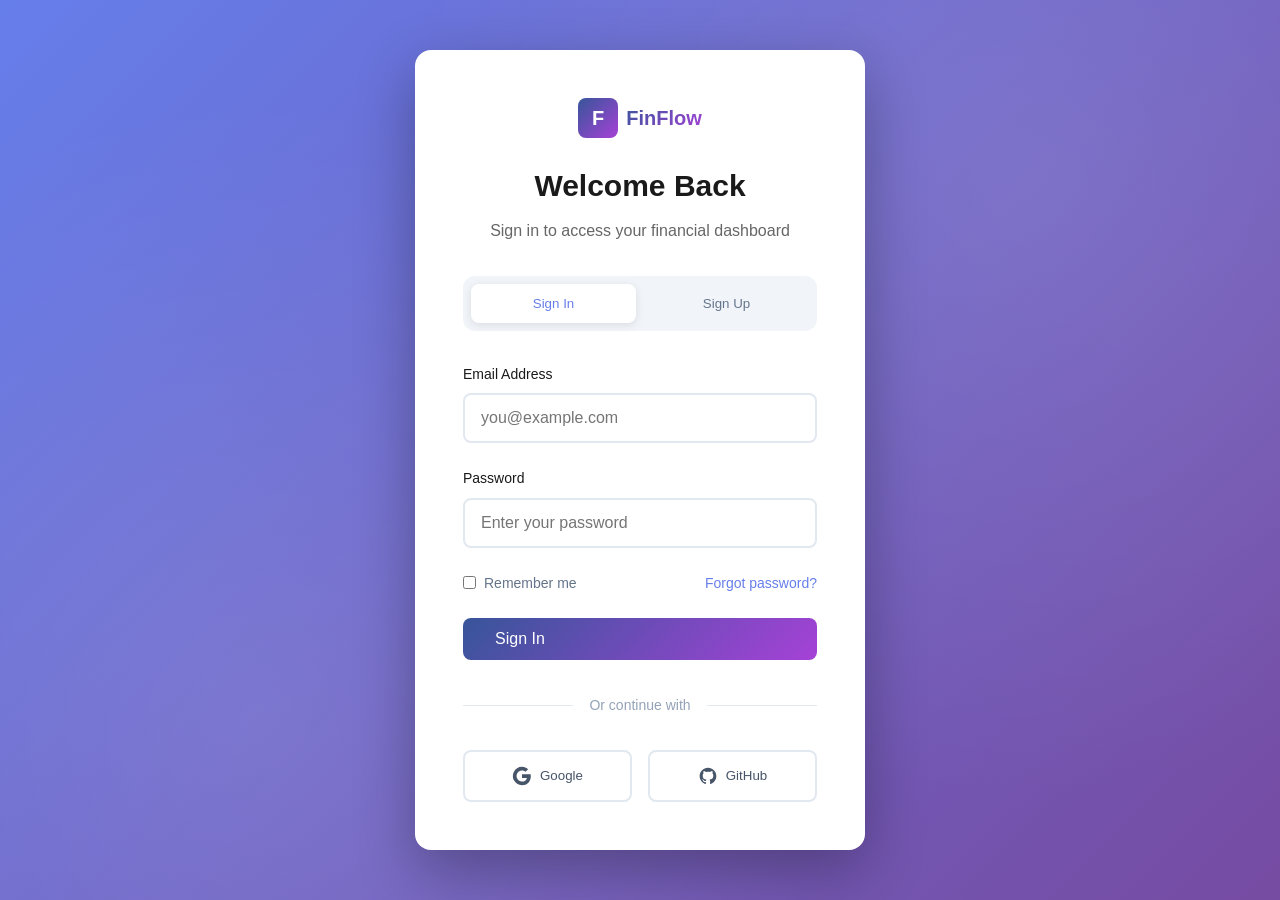
<file: public/dashboard.html>
<!DOCTYPE html>
<html lang="en">
<head>
    <meta charset="UTF-8">
    <meta name="viewport" content="width=device-width, initial-scale=1.0">
    <title>Dashboard - FinFlow</title>
    <meta name="description" content="Your financial dashboard with savings calculator, market news, and investment tools">
    <link rel="stylesheet" href="styles.css">
</head>
<body class="dashboard-body">
    <!-- Dashboard Navigation -->
    <nav class="dashboard-nav">
        <div class="dashboard-nav-content">
            <a href="dashboard.html" class="logo-link">
                <div class="logo-icon">
                    <span>F</span>
                </div>
                <span class="logo-text">FinFlow</span>
            </a>
            <div class="user-menu">
                <span class="user-name" id="userName">User</span>
                <button class="btn btn-outline" id="logoutBtn">Logout</button>
            </div>
        </div>
    </nav>

    <!-- Dashboard Sidebar -->
    <aside class="dashboard-sidebar" id="sidebar">
        <nav class="sidebar-nav">
            <a href="#overview" class="sidebar-link active" data-section="overview">
                <svg width="20" height="20" viewBox="0 0 24 24" fill="none" stroke="currentColor" stroke-width="2">
                    <rect x="3" y="3" width="7" height="7"></rect>
                    <rect x="14" y="3" width="7" height="7"></rect>
                    <rect x="14" y="14" width="7" height="7"></rect>
                    <rect x="3" y="14" width="7" height="7"></rect>
                </svg>
                Overview
            </a>
            <a href="#calculator" class="sidebar-link" data-section="calculator">
                <svg width="20" height="20" viewBox="0 0 24 24" fill="none" stroke="currentColor" stroke-width="2">
                    <rect x="4" y="2" width="16" height="20" rx="2"></rect>
                    <line x1="8" y1="6" x2="16" y2="6"></line>
                    <line x1="8" y1="10" x2="16" y2="10"></line>
                    <line x1="8" y1="14" x2="16" y2="14"></line>
                    <line x1="8" y1="18" x2="16" y2="18"></line>
                </svg>
                Savings Calculator
            </a>
            <a href="#news" class="sidebar-link" data-section="news">
                <svg width="20" height="20" viewBox="0 0 24 24" fill="none" stroke="currentColor" stroke-width="2">
                    <path d="M4 22h16a2 2 0 0 0 2-2V4a2 2 0 0 0-2-2H8a2 2 0 0 0-2 2v16a2 2 0 0 1-2 2Zm0 0a2 2 0 0 1-2-2v-9c0-1.1.9-2 2-2h2"></path>
                    <path d="M18 14h-8"></path>
                    <path d="M15 18h-5"></path>
                    <path d="M10 6h8v4h-8V6Z"></path>
                </svg>
                Market News
            </a>
            <a href="#investment" class="sidebar-link" data-section="investment">
                <svg width="20" height="20" viewBox="0 0 24 24" fill="none" stroke="currentColor" stroke-width="2">
                    <polyline points="22 7 13.5 15.5 8.5 10.5 2 17"></polyline>
                    <polyline points="16 7 22 7 22 13"></polyline>
                </svg>
                Investment Plans
            </a>
            <a href="#contact" class="sidebar-link" data-section="contact">
                <svg width="20" height="20" viewBox="0 0 24 24" fill="none" stroke="currentColor" stroke-width="2">
                    <path d="M16 21v-2a4 4 0 0 0-4-4H6a4 4 0 0 0-4 4v2"></path>
                    <circle cx="9" cy="7" r="4"></circle>
                    <path d="M22 21v-2a4 4 0 0 0-3-3.87"></path>
                    <path d="M16 3.13a4 4 0 0 1 0 7.75"></path>
                </svg>
                Investor Contact
            </a>
        </nav>
    </aside>

    <!-- Main Dashboard Content -->
    <main class="dashboard-main">
        <!-- Overview Section -->
        <section class="dashboard-section active" id="overview">
            <h1 class="dashboard-title">Financial Overview</h1>
            
            <div class="stats-grid">
                <div class="stat-card">
                    <div class="stat-icon">
                        <svg width="24" height="24" viewBox="0 0 24 24" fill="none" stroke="currentColor" stroke-width="2">
                            <line x1="12" y1="1" x2="12" y2="23"></line>
                            <path d="M17 5H9.5a3.5 3.5 0 0 0 0 7h5a3.5 3.5 0 0 1 0 7H6"></path>
                        </svg>
                    </div>
                    <div class="stat-content">
                        <p class="stat-label">Total Balance</p>
                        <h3 class="stat-value">$45,231.89</h3>
                        <p class="stat-change positive">+20.1% from last month</p>
                    </div>
                </div>
                
                <div class="stat-card">
                    <div class="stat-icon">
                        <svg width="24" height="24" viewBox="0 0 24 24" fill="none" stroke="currentColor" stroke-width="2">
                            <polyline points="22 7 13.5 15.5 8.5 10.5 2 17"></polyline>
                            <polyline points="16 7 22 7 22 13"></polyline>
                        </svg>
                    </div>
                    <div class="stat-content">
                        <p class="stat-label">Investments</p>
                        <h3 class="stat-value">$28,400.00</h3>
                        <p class="stat-change positive">+12.5% this quarter</p>
                    </div>
                </div>
                
                <div class="stat-card">
                    <div class="stat-icon">
                        <svg width="24" height="24" viewBox="0 0 24 24" fill="none" stroke="currentColor" stroke-width="2">
                            <path d="M21 12V7H5a2 2 0 0 1 0-4h14v4"></path>
                            <path d="M3 5v14a2 2 0 0 0 2 2h16v-5"></path>
                            <path d="M18 12a2 2 0 0 0 0 4h4v-4Z"></path>
                        </svg>
                    </div>
                    <div class="stat-content">
                        <p class="stat-label">Savings</p>
                        <h3 class="stat-value">$16,831.89</h3>
                        <p class="stat-change positive">+8.2% this year</p>
                    </div>
                </div>
            </div>

            <div class="dashboard-grid">
                <div class="dashboard-card">
                    <h3 class="card-title">Recent Transactions</h3>
                    <div class="transaction-list">
                        <div class="transaction-item">
                            <div class="transaction-icon positive">↓</div>
                            <div class="transaction-details">
                                <p class="transaction-name">Salary Deposit</p>
                                <p class="transaction-date">Today, 2:30 PM</p>
                            </div>
                            <span class="transaction-amount positive">+$5,400.00</span>
                        </div>
                        <div class="transaction-item">
                            <div class="transaction-icon negative">↑</div>
                            <div class="transaction-details">
                                <p class="transaction-name">Investment Purchase</p>
                                <p class="transaction-date">Yesterday, 10:15 AM</p>
                            </div>
                            <span class="transaction-amount negative">-$2,500.00</span>
                        </div>
                        <div class="transaction-item">
                            <div class="transaction-icon negative">↑</div>
                            <div class="transaction-details">
                                <p class="transaction-name">Utility Bills</p>
                                <p class="transaction-date">2 days ago</p>
                            </div>
                            <span class="transaction-amount negative">-$324.50</span>
                        </div>
                    </div>
                </div>

                <div class="dashboard-card">
                    <h3 class="card-title">Quick Actions</h3>
                    <div class="quick-actions">
                        <button class="quick-action-btn" data-navigate="calculator">
                            <svg width="24" height="24" viewBox="0 0 24 24" fill="none" stroke="currentColor" stroke-width="2">
                                <rect x="4" y="2" width="16" height="20" rx="2"></rect>
                                <line x1="8" y1="6" x2="16" y2="6"></line>
                            </svg>
                            <span>Calculate Savings</span>
                        </button>
                        <button class="quick-action-btn" data-navigate="investment">
                            <svg width="24" height="24" viewBox="0 0 24 24" fill="none" stroke="currentColor" stroke-width="2">
                                <polyline points="22 7 13.5 15.5 8.5 10.5 2 17"></polyline>
                            </svg>
                            <span>View Plans</span>
                        </button>
                        <button class="quick-action-btn" data-navigate="news">
                            <svg width="24" height="24" viewBox="0 0 24 24" fill="none" stroke="currentColor" stroke-width="2">
                                <path d="M4 22h16a2 2 0 0 0 2-2V4a2 2 0 0 0-2-2H8a2 2 0 0 0-2 2v16a2 2 0 0 1-2 2Zm0 0a2 2 0 0 1-2-2v-9c0-1.1.9-2 2-2h2"></path>
                            </svg>
                            <span>Market News</span>
                        </button>
                        <button class="quick-action-btn" data-navigate="contact">
                            <svg width="24" height="24" viewBox="0 0 24 24" fill="none" stroke="currentColor" stroke-width="2">
                                <path d="M16 21v-2a4 4 0 0 0-4-4H6a4 4 0 0 0-4 4v2"></path>
                                <circle cx="9" cy="7" r="4"></circle>
                            </svg>
                            <span>Contact Advisor</span>
                        </button>
                    </div>
                </div>
            </div>
        </section>

        <!-- Savings Calculator Section -->
        <section class="dashboard-section" id="calculator">
            <h1 class="dashboard-title">Savings Calculator</h1>
            
            <div class="calculator-container">
                <div class="calculator-form">
                    <div class="form-group">
                        <label for="initial-amount">Initial Investment</label>
                        <input type="number" id="initial-amount" value="10000" min="0">
                    </div>
                    
                    <div class="form-group">
                        <label for="monthly-contribution">Monthly Contribution</label>
                        <input type="number" id="monthly-contribution" value="500" min="0">
                    </div>
                    
                    <div class="form-group">
                        <label for="interest-rate">Annual Interest Rate (%)</label>
                        <input type="number" id="interest-rate" value="7" min="0" max="100" step="0.1">
                    </div>
                    
                    <div class="form-group">
                        <label for="time-period">Time Period (Years)</label>
                        <input type="number" id="time-period" value="10" min="1" max="50">
                    </div>
                    
                    <button class="btn btn-primary btn-full" id="calculateBtn">Calculate</button>
                </div>
                
                <div class="calculator-result">
                    <h3>Projected Results</h3>
                    <div class="result-item">
                        <span>Total Investment:</span>
                        <strong id="total-invested">$70,000.00</strong>
                    </div>
                    <div class="result-item">
                        <span>Total Interest:</span>
                        <strong id="total-interest" class="positive">$33,121.89</strong>
                    </div>
                    <div class="result-item result-total">
                        <span>Final Amount:</span>
                        <strong id="final-amount">$103,121.89</strong>
                    </div>
                </div>
            </div>
        </section>

        <!-- Market News Section -->
        <section class="dashboard-section" id="news">
            <h1 class="dashboard-title">Market News & Updates</h1>
            
            <div class="news-grid">
                <article class="news-card">
                    <div class="news-badge">Breaking</div>
                    <h3 class="news-title">Stock Market Reaches New Heights</h3>
                    <p class="news-excerpt">Major indices continue their upward trend as investors show confidence in economic recovery...</p>
                    <div class="news-meta">
                        <span class="news-source">Financial Times</span>
                        <span class="news-time">2 hours ago</span>
                    </div>
                </article>
                
                <article class="news-card">
                    <h3 class="news-title">Federal Reserve Announces Interest Rate Decision</h3>
                    <p class="news-excerpt">The Fed maintains current rates while signaling potential changes in the coming quarters...</p>
                    <div class="news-meta">
                        <span class="news-source">Bloomberg</span>
                        <span class="news-time">5 hours ago</span>
                    </div>
                </article>
                
                <article class="news-card">
                    <h3 class="news-title">Tech Stocks Lead Market Rally</h3>
                    <p class="news-excerpt">Technology sector shows strong performance driven by AI and cloud computing innovations...</p>
                    <div class="news-meta">
                        <span class="news-source">CNBC</span>
                        <span class="news-time">8 hours ago</span>
                    </div>
                </article>
                
                <article class="news-card">
                    <h3 class="news-title">Cryptocurrency Market Update</h3>
                    <p class="news-excerpt">Bitcoin and major altcoins show volatility as regulatory discussions continue globally...</p>
                    <div class="news-meta">
                        <span class="news-source">CoinDesk</span>
                        <span class="news-time">1 day ago</span>
                    </div>
                </article>
            </div>
        </section>

        <!-- Investment Plans Section -->
        <section class="dashboard-section" id="investment">
            <h1 class="dashboard-title">Investment Plans</h1>
            
            <div class="plans-grid">
                <div class="plan-card">
                    <div class="plan-badge">Popular</div>
                    <h3 class="plan-name">Conservative Growth</h3>
                    <div class="plan-return">5-7% Annual Return</div>
                    <ul class="plan-features">
                        <li>Low risk tolerance</li>
                        <li>Diversified portfolio</li>
                        <li>Monthly rebalancing</li>
                        <li>Professional management</li>
                    </ul>
                    <button class="btn btn-outline btn-full">Learn More</button>
                </div>
                
                <div class="plan-card featured">
                    <div class="plan-badge">Recommended</div>
                    <h3 class="plan-name">Balanced Portfolio</h3>
                    <div class="plan-return">8-12% Annual Return</div>
                    <ul class="plan-features">
                        <li>Moderate risk tolerance</li>
                        <li>60/40 stock-bond mix</li>
                        <li>Quarterly rebalancing</li>
                        <li>Tax optimization</li>
                    </ul>
                    <button class="btn btn-primary btn-full">Get Started</button>
                </div>
                
                <div class="plan-card">
                    <h3 class="plan-name">Aggressive Growth</h3>
                    <div class="plan-return">15-20% Annual Return</div>
                    <ul class="plan-features">
                        <li>High risk tolerance</li>
                        <li>Growth-focused stocks</li>
                        <li>Active trading strategy</li>
                        <li>Maximum growth potential</li>
                    </ul>
                    <button class="btn btn-outline btn-full">Learn More</button>
                </div>
            </div>
        </section>

        <!-- Investor Contact Section -->
        <section class="dashboard-section" id="contact">
            <h1 class="dashboard-title">Contact Your Advisor</h1>
            
            <div class="contact-container">
                <div class="advisors-grid">
                    <div class="advisor-card">
                        <div class="advisor-avatar">JD</div>
                        <h3 class="advisor-name">John Doe</h3>
                        <p class="advisor-title">Senior Financial Advisor</p>
                        <p class="advisor-specialty">Specializes in retirement planning</p>
                        <button class="btn btn-outline">Schedule Call</button>
                    </div>
                    
                    <div class="advisor-card">
                        <div class="advisor-avatar">SM</div>
                        <h3 class="advisor-name">Sarah Miller</h3>
                        <p class="advisor-title">Investment Strategist</p>
                        <p class="advisor-specialty">Expert in portfolio management</p>
                        <button class="btn btn-outline">Schedule Call</button>
                    </div>
                </div>
                
                <div class="contact-form-card">
                    <h3>Send a Message</h3>
                    <form id="contactForm">
                        <div class="form-group">
                            <label for="contact-subject">Subject</label>
                            <input type="text" id="contact-subject" required placeholder="What can we help you with?">
                        </div>
                        
                        <div class="form-group">
                            <label for="contact-message">Message</label>
                            <textarea id="contact-message" rows="5" required placeholder="Tell us more about your needs..."></textarea>
                        </div>
                        
                        <button type="submit" class="btn btn-primary">Send Message</button>
                    </form>
                </div>
            </div>
        </section>
    </main>

    <script src="dashboard.js"></script>
</body>
</html>
</file>
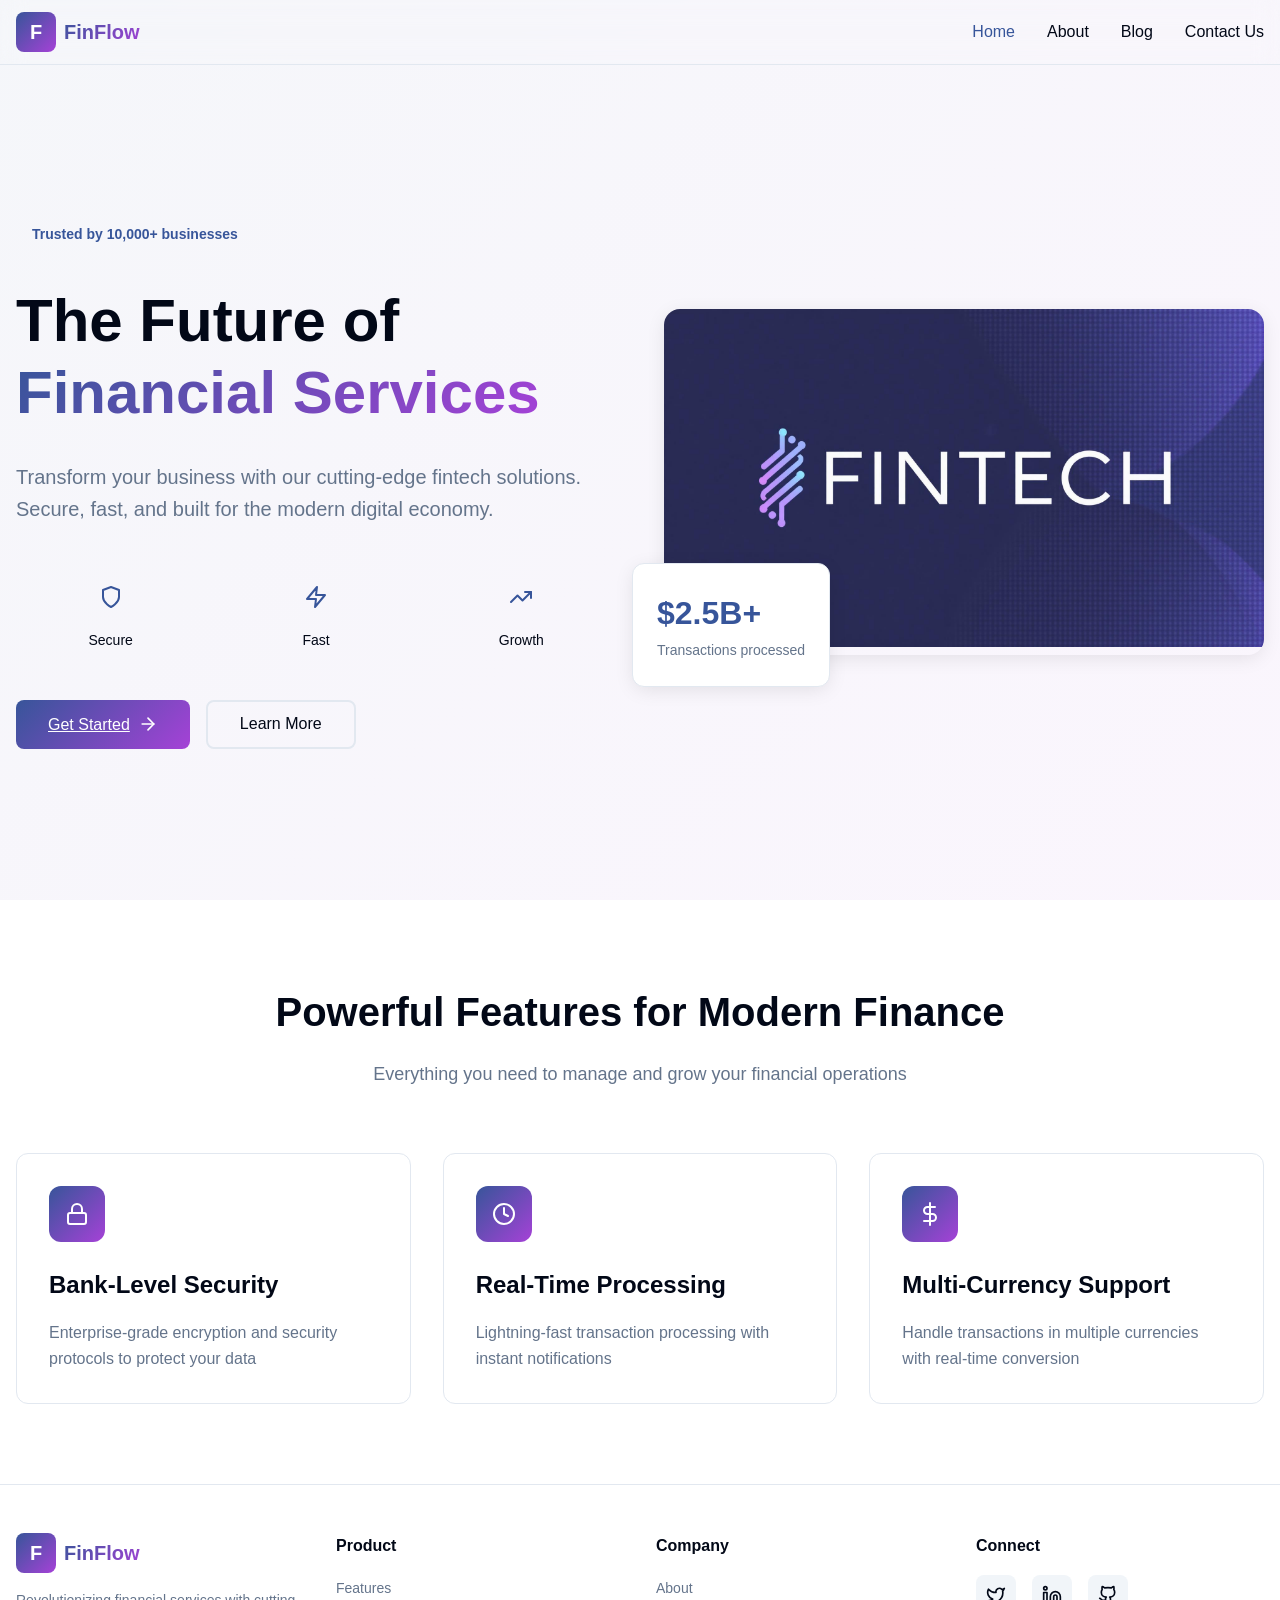
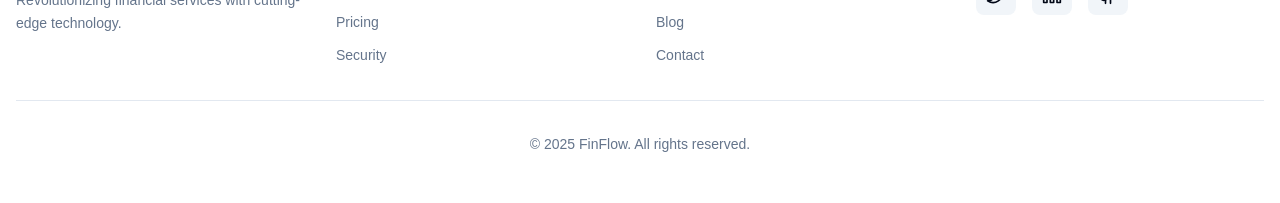
<file: public/index-html-version.html>
<!DOCTYPE html>
<html lang="en">
<head>
    <meta charset="UTF-8">
    <meta name="viewport" content="width=device-width, initial-scale=1.0">
    <title>FinFlow - Modern Financial Solutions</title>
    <meta name="description" content="Revolutionizing financial services with cutting-edge technology and seamless digital experiences">
    <link rel="stylesheet" href="styles.css">
</head>
<body>
    <!-- Navigation -->
    <nav class="navbar">
        <div class="container">
            <div class="nav-content">
                <!-- Logo - Left -->
                <a href="#" class="logo-link">
                    <div class="logo-icon">
                        <span>F</span>
                    </div>
                    <span class="logo-text">FinFlow</span>
                </a>

                <!-- Navigation Links - Right -->
                <div class="nav-links" id="navLinks">
                    <a href="#home" class="nav-link">Home</a>
                    <a href="#about" class="nav-link">About</a>
                    <a href="#blog" class="nav-link">Blog</a>
                    <a href="#contact" class="nav-link">Contact Us</a>
                </div>

                <!-- Mobile menu button -->
                <button class="mobile-menu-btn" id="mobileMenuBtn" aria-label="Toggle menu">
                    <svg class="menu-icon" id="menuIcon" xmlns="http://www.w3.org/2000/svg" width="24" height="24" viewBox="0 0 24 24" fill="none" stroke="currentColor" stroke-width="2" stroke-linecap="round" stroke-linejoin="round">
                        <line x1="3" y1="12" x2="21" y2="12"></line>
                        <line x1="3" y1="6" x2="21" y2="6"></line>
                        <line x1="3" y1="18" x2="21" y2="18"></line>
                    </svg>
                    <svg class="close-icon hidden" id="closeIcon" xmlns="http://www.w3.org/2000/svg" width="24" height="24" viewBox="0 0 24 24" fill="none" stroke="currentColor" stroke-width="2" stroke-linecap="round" stroke-linejoin="round">
                        <line x1="18" y1="6" x2="6" y2="18"></line>
                        <line x1="6" y1="6" x2="18" y2="18"></line>
                    </svg>
                </button>
            </div>
        </div>

        <!-- Mobile menu -->
        <div class="mobile-menu hidden" id="mobileMenu">
            <a href="#home" class="mobile-link">Home</a>
            <a href="#about" class="mobile-link">About</a>
            <a href="#blog" class="mobile-link">Blog</a>
            <a href="#contact" class="mobile-link">Contact Us</a>
        </div>
    </nav>

    <!-- Hero Section -->
    <section class="hero" id="home">
        <div class="hero-gradient"></div>
        <div class="container">
            <div class="hero-content">
                <!-- Left content -->
                <div class="hero-text">
                    <div class="badge">
                        <span>Trusted by 10,000+ businesses</span>
                    </div>
                    
                    <h1 class="hero-title">
                        The Future of <span class="gradient-text">Financial Services</span>
                    </h1>
                    
                    <p class="hero-description">
                        Transform your business with our cutting-edge fintech solutions. 
                        Secure, fast, and built for the modern digital economy.
                    </p>

                    <!-- Feature highlights -->
                    <div class="feature-grid">
                        <div class="feature-item">
                            <div class="feature-icon">
                                <svg xmlns="http://www.w3.org/2000/svg" width="24" height="24" viewBox="0 0 24 24" fill="none" stroke="currentColor" stroke-width="2" stroke-linecap="round" stroke-linejoin="round">
                                    <path d="M12 22s8-4 8-10V5l-8-3-8 3v7c0 6 8 10 8 10z"></path>
                                </svg>
                            </div>
                            <span>Secure</span>
                        </div>
                        <div class="feature-item">
                            <div class="feature-icon">
                                <svg xmlns="http://www.w3.org/2000/svg" width="24" height="24" viewBox="0 0 24 24" fill="none" stroke="currentColor" stroke-width="2" stroke-linecap="round" stroke-linejoin="round">
                                    <polygon points="13 2 3 14 12 14 11 22 21 10 12 10 13 2"></polygon>
                                </svg>
                            </div>
                            <span>Fast</span>
                        </div>
                        <div class="feature-item">
                            <div class="feature-icon">
                                <svg xmlns="http://www.w3.org/2000/svg" width="24" height="24" viewBox="0 0 24 24" fill="none" stroke="currentColor" stroke-width="2" stroke-linecap="round" stroke-linejoin="round">
                                    <polyline points="22 7 13.5 15.5 8.5 10.5 2 17"></polyline>
                                    <polyline points="16 7 22 7 22 13"></polyline>
                                </svg>
                            </div>
                            <span>Growth</span>
                        </div>
                    </div>
                    
                    <div class="cta-buttons">
                        <a href="login.html" class="btn btn-primary">
                            Get Started
                            <svg xmlns="http://www.w3.org/2000/svg" width="20" height="20" viewBox="0 0 24 24" fill="none" stroke="currentColor" stroke-width="2" stroke-linecap="round" stroke-linejoin="round">
                                <line x1="5" y1="12" x2="19" y2="12"></line>
                                <polyline points="12 5 19 12 12 19"></polyline>
                            </svg>
                        </a>
                        <button class="btn btn-outline">Learn More</button>
                    </div>
                </div>

                <!-- Right content - Hero image (desktop only) -->
                <div class="hero-image">
                    <div class="image-container">
                        <img src="/src/assets/hero-fintech.jpg" alt="Modern fintech dashboard interface">
                        <div class="image-overlay"></div>
                    </div>
                    
                    <!-- Floating stats card -->
                    <div class="stats-card">
                        <div class="stats-value">$2.5B+</div>
                        <div class="stats-label">Transactions processed</div>
                    </div>
                </div>
            </div>
        </div>
    </section>

    <!-- Features Section -->
    <section class="features" id="about">
        <div class="container">
            <div class="section-header">
                <h2 class="section-title">Powerful Features for Modern Finance</h2>
                <p class="section-description">Everything you need to manage and grow your financial operations</p>
            </div>

            <div class="features-grid">
                <div class="feature-card">
                    <div class="feature-card-icon">
                        <svg xmlns="http://www.w3.org/2000/svg" width="24" height="24" viewBox="0 0 24 24" fill="none" stroke="currentColor" stroke-width="2" stroke-linecap="round" stroke-linejoin="round">
                            <rect x="3" y="11" width="18" height="11" rx="2" ry="2"></rect>
                            <path d="M7 11V7a5 5 0 0 1 10 0v4"></path>
                        </svg>
                    </div>
                    <h3 class="feature-card-title">Bank-Level Security</h3>
                    <p class="feature-card-description">Enterprise-grade encryption and security protocols to protect your data</p>
                </div>

                <div class="feature-card">
                    <div class="feature-card-icon">
                        <svg xmlns="http://www.w3.org/2000/svg" width="24" height="24" viewBox="0 0 24 24" fill="none" stroke="currentColor" stroke-width="2" stroke-linecap="round" stroke-linejoin="round">
                            <circle cx="12" cy="12" r="10"></circle>
                            <polyline points="12 6 12 12 16 14"></polyline>
                        </svg>
                    </div>
                    <h3 class="feature-card-title">Real-Time Processing</h3>
                    <p class="feature-card-description">Lightning-fast transaction processing with instant notifications</p>
                </div>

                <div class="feature-card">
                    <div class="feature-card-icon">
                        <svg xmlns="http://www.w3.org/2000/svg" width="24" height="24" viewBox="0 0 24 24" fill="none" stroke="currentColor" stroke-width="2" stroke-linecap="round" stroke-linejoin="round">
                            <line x1="12" y1="1" x2="12" y2="23"></line>
                            <path d="M17 5H9.5a3.5 3.5 0 0 0 0 7h5a3.5 3.5 0 0 1 0 7H6"></path>
                        </svg>
                    </div>
                    <h3 class="feature-card-title">Multi-Currency Support</h3>
                    <p class="feature-card-description">Handle transactions in multiple currencies with real-time conversion</p>
                </div>
            </div>
        </div>
    </section>

    <!-- Footer -->
    <footer class="footer">
        <div class="container">
            <div class="footer-grid">
                <!-- Brand -->
                <div class="footer-brand">
                    <a href="#" class="logo-link">
                        <div class="logo-icon">
                            <span>F</span>
                        </div>
                        <span class="logo-text">FinFlow</span>
                    </a>
                    <p class="footer-description">
                        Revolutionizing financial services with cutting-edge technology.
                    </p>
                </div>

                <!-- Product -->
                <div class="footer-column">
                    <h4 class="footer-heading">Product</h4>
                    <ul class="footer-links">
                        <li><a href="#home">Features</a></li>
                        <li><a href="#home">Pricing</a></li>
                        <li><a href="#home">Security</a></li>
                    </ul>
                </div>

                <!-- Company -->
                <div class="footer-column">
                    <h4 class="footer-heading">Company</h4>
                    <ul class="footer-links">
                        <li><a href="#about">About</a></li>
                        <li><a href="#blog">Blog</a></li>
                        <li><a href="#contact">Contact</a></li>
                    </ul>
                </div>

                <!-- Connect -->
                <div class="footer-column">
                    <h4 class="footer-heading">Connect</h4>
                    <div class="social-links">
                        <a href="#" class="social-link" aria-label="Twitter">
                            <svg xmlns="http://www.w3.org/2000/svg" width="20" height="20" viewBox="0 0 24 24" fill="none" stroke="currentColor" stroke-width="2" stroke-linecap="round" stroke-linejoin="round">
                                <path d="M22 4s-.7 2.1-2 3.4c1.6 10-9.4 17.3-18 11.6 2.2.1 4.4-.6 6-2C3 15.5.5 9.6 3 5c2.2 2.6 5.6 4.1 9 4-.9-4.2 4-6.6 7-3.8 1.1 0 3-1.2 3-1.2z"></path>
                            </svg>
                        </a>
                        <a href="#" class="social-link" aria-label="LinkedIn">
                            <svg xmlns="http://www.w3.org/2000/svg" width="20" height="20" viewBox="0 0 24 24" fill="none" stroke="currentColor" stroke-width="2" stroke-linecap="round" stroke-linejoin="round">
                                <path d="M16 8a6 6 0 0 1 6 6v7h-4v-7a2 2 0 0 0-2-2 2 2 0 0 0-2 2v7h-4v-7a6 6 0 0 1 6-6z"></path>
                                <rect x="2" y="9" width="4" height="12"></rect>
                                <circle cx="4" cy="4" r="2"></circle>
                            </svg>
                        </a>
                        <a href="#" class="social-link" aria-label="GitHub">
                            <svg xmlns="http://www.w3.org/2000/svg" width="20" height="20" viewBox="0 0 24 24" fill="none" stroke="currentColor" stroke-width="2" stroke-linecap="round" stroke-linejoin="round">
                                <path d="M15 22v-4a4.8 4.8 0 0 0-1-3.5c3 0 6-2 6-5.5.08-1.25-.27-2.48-1-3.5.28-1.15.28-2.35 0-3.5 0 0-1 0-3 1.5-2.64-.5-5.36-.5-8 0C6 2 5 2 5 2c-.3 1.15-.3 2.35 0 3.5A5.403 5.403 0 0 0 4 9c0 3.5 3 5.5 6 5.5-.39.49-.68 1.05-.85 1.65-.17.6-.22 1.23-.15 1.85v4"></path>
                                <path d="M9 18c-4.51 2-5-2-7-2"></path>
                            </svg>
                        </a>
                    </div>
                </div>
            </div>

            <div class="footer-bottom">
                <p>&copy; 2025 FinFlow. All rights reserved.</p>
            </div>
        </div>
    </footer>

    <script src="script.js"></script>
</body>
</html>
</file>
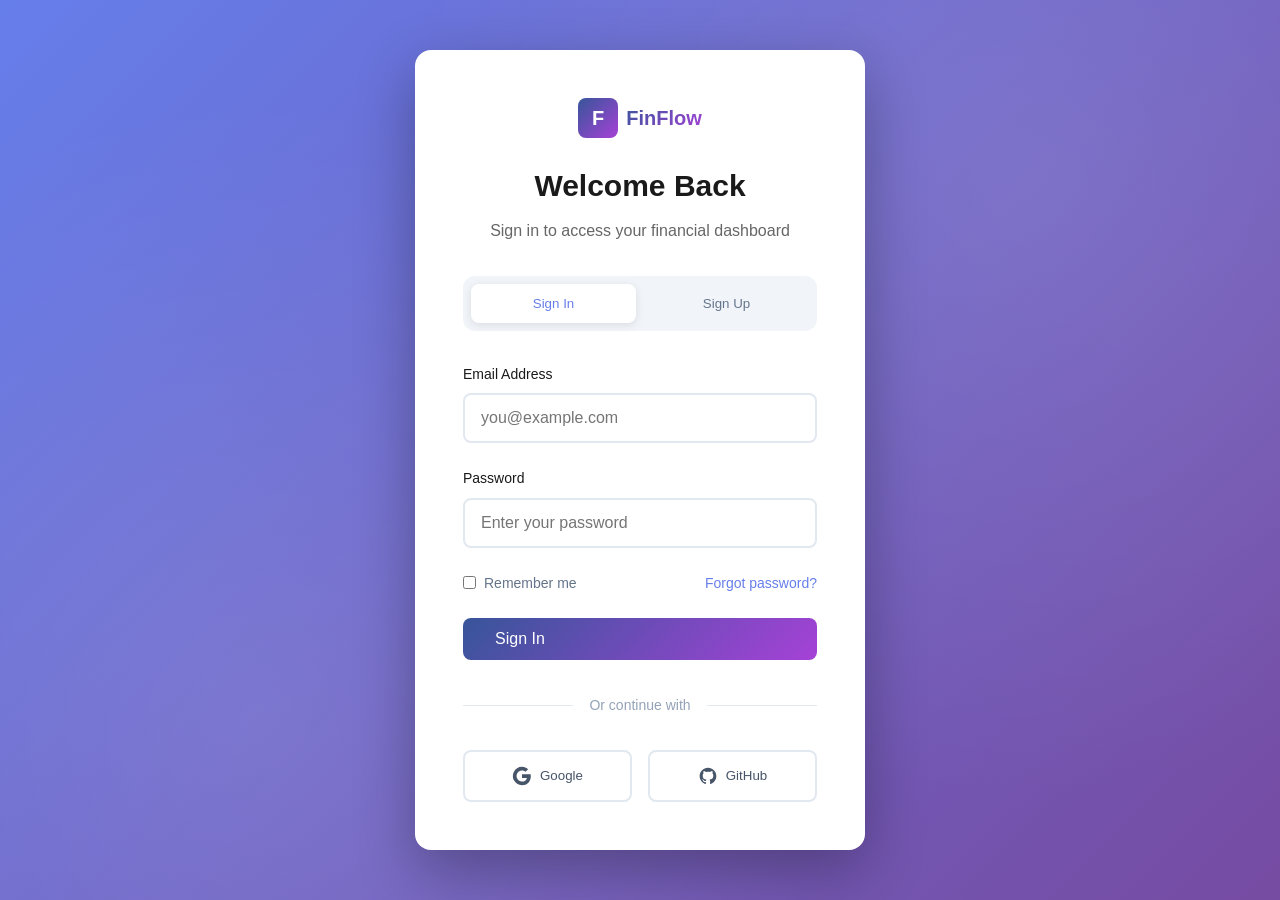
<file: public/login.html>
<!DOCTYPE html>
<html lang="en">
<head>
    <meta charset="UTF-8">
    <meta name="viewport" content="width=device-width, initial-scale=1.0">
    <title>Sign In - FinFlow</title>
    <meta name="description" content="Sign in to your FinFlow account to access financial tools and services">
    <link rel="stylesheet" href="styles.css">
</head>
<body>
    <div class="login-container">
        <div class="login-card">
            <div class="login-header">
                <a href="index-html-version.html" class="logo-link">
                    <div class="logo-icon">
                        <span>F</span>
                    </div>
                    <span class="logo-text">FinFlow</span>
                </a>
                <h1 class="login-title">Welcome Back</h1>
                <p class="login-subtitle">Sign in to access your financial dashboard</p>
            </div>

            <div class="auth-tabs">
                <button class="auth-tab active" data-tab="signin">Sign In</button>
                <button class="auth-tab" data-tab="signup">Sign Up</button>
            </div>

            <!-- Sign In Form -->
            <form class="auth-form" id="signinForm">
                <div class="form-group">
                    <label for="signin-email">Email Address</label>
                    <input type="email" id="signin-email" required placeholder="you@example.com">
                </div>
                <div class="form-group">
                    <label for="signin-password">Password</label>
                    <input type="password" id="signin-password" required placeholder="Enter your password">
                </div>
                <div class="form-options">
                    <label class="checkbox-label">
                        <input type="checkbox">
                        <span>Remember me</span>
                    </label>
                    <a href="#" class="forgot-link">Forgot password?</a>
                </div>
                <button type="submit" class="btn btn-primary btn-full">Sign In</button>
            </form>

            <!-- Sign Up Form -->
            <form class="auth-form hidden" id="signupForm">
                <div class="form-group">
                    <label for="signup-name">Full Name</label>
                    <input type="text" id="signup-name" required placeholder="John Doe">
                </div>
                <div class="form-group">
                    <label for="signup-email">Email Address</label>
                    <input type="email" id="signup-email" required placeholder="you@example.com">
                </div>
                <div class="form-group">
                    <label for="signup-password">Password</label>
                    <input type="password" id="signup-password" required placeholder="Create a password">
                </div>
                <div class="form-group">
                    <label for="signup-confirm">Confirm Password</label>
                    <input type="password" id="signup-confirm" required placeholder="Confirm your password">
                </div>
                <button type="submit" class="btn btn-primary btn-full">Create Account</button>
            </form>

            <div class="social-auth">
                <div class="divider">
                    <span>Or continue with</span>
                </div>
                <div class="social-buttons">
                    <button class="social-btn">
                        <svg width="20" height="20" viewBox="0 0 24 24" fill="currentColor">
                            <path d="M22.56 12.25c0-.78-.07-1.53-.2-2.25H12v4.26h5.92c-.26 1.37-1.04 2.53-2.21 3.31v2.77h3.57c2.08-1.92 3.28-4.74 3.28-8.09z"/>
                            <path d="M12 23c2.97 0 5.46-.98 7.28-2.66l-3.57-2.77c-.98.66-2.23 1.06-3.71 1.06-2.86 0-5.29-1.93-6.16-4.53H2.18v2.84C3.99 20.53 7.7 23 12 23z"/>
                            <path d="M5.84 14.09c-.22-.66-.35-1.36-.35-2.09s.13-1.43.35-2.09V7.07H2.18C1.43 8.55 1 10.22 1 12s.43 3.45 1.18 4.93l2.85-2.22.81-.62z"/>
                            <path d="M12 5.38c1.62 0 3.06.56 4.21 1.64l3.15-3.15C17.45 2.09 14.97 1 12 1 7.7 1 3.99 3.47 2.18 7.07l3.66 2.84c.87-2.6 3.3-4.53 6.16-4.53z"/>
                        </svg>
                        Google
                    </button>
                    <button class="social-btn">
                        <svg width="20" height="20" viewBox="0 0 24 24" fill="currentColor">
                            <path d="M12 2C6.477 2 2 6.477 2 12c0 4.42 2.865 8.17 6.839 9.49.5.092.682-.217.682-.482 0-.237-.008-.866-.013-1.7-2.782.603-3.369-1.34-3.369-1.34-.454-1.156-1.11-1.463-1.11-1.463-.908-.62.069-.608.069-.608 1.003.07 1.531 1.03 1.531 1.03.892 1.529 2.341 1.087 2.91.831.092-.646.35-1.086.636-1.336-2.22-.253-4.555-1.11-4.555-4.943 0-1.091.39-1.984 1.029-2.683-.103-.253-.446-1.27.098-2.647 0 0 .84-.269 2.75 1.025A9.578 9.578 0 0112 6.836c.85.004 1.705.114 2.504.336 1.909-1.294 2.747-1.025 2.747-1.025.546 1.377.203 2.394.1 2.647.64.699 1.028 1.592 1.028 2.683 0 3.842-2.339 4.687-4.566 4.935.359.309.678.919.678 1.852 0 1.336-.012 2.415-.012 2.743 0 .267.18.578.688.48C19.138 20.167 22 16.418 22 12c0-5.523-4.477-10-10-10z"/>
                        </svg>
                        GitHub
                    </button>
                </div>
            </div>
        </div>
    </div>

    <script src="login.js"></script>
</body>
</html>
</file>
<file: public/styles.css>
/* Reset and Base Styles */
* {
    margin: 0;
    padding: 0;
    box-sizing: border-box;
}

:root {
    /* Colors - HSL format matching the React design system */
    --primary: 222 47% 41%;
    --primary-foreground: 210 40% 98%;
    --accent: 280 65% 55%;
    --background: 0 0% 100%;
    --foreground: 222.2 84% 4.9%;
    --muted: 210 40% 96.1%;
    --muted-foreground: 215.4 16.3% 46.9%;
    --border: 214.3 31.8% 91.4%;
    
    /* Gradients */
    --gradient-primary: linear-gradient(135deg, hsl(var(--primary)), hsl(var(--accent)));
    --gradient-hero: linear-gradient(135deg, hsl(var(--primary)), hsl(var(--accent)));
    
    /* Shadows */
    --shadow-soft: 0 4px 20px -2px rgba(0, 0, 0, 0.1);
    
    /* Transitions */
    --transition-smooth: all 0.3s cubic-bezier(0.4, 0, 0.2, 1);
}

body {
    font-family: -apple-system, BlinkMacSystemFont, 'Segoe UI', 'Roboto', 'Oxygen', 'Ubuntu', 'Cantarell', sans-serif;
    color: hsl(var(--foreground));
    background-color: hsl(var(--background));
    line-height: 1.6;
}

.container {
    max-width: 1280px;
    margin: 0 auto;
    padding: 0 1rem;
}

/* Navigation */
.navbar {
    position: fixed;
    top: 0;
    width: 100%;
    z-index: 50;
    background-color: hsla(var(--background), 0.8);
    backdrop-filter: blur(12px);
    border-bottom: 1px solid hsl(var(--border));
}

.nav-content {
    display: flex;
    align-items: center;
    justify-content: space-between;
    height: 64px;
}

.logo-link {
    display: flex;
    align-items: center;
    gap: 0.5rem;
    text-decoration: none;
}

.logo-icon {
    width: 40px;
    height: 40px;
    background: var(--gradient-primary);
    border-radius: 8px;
    display: flex;
    align-items: center;
    justify-content: center;
}

.logo-icon span {
    color: white;
    font-weight: bold;
    font-size: 1.25rem;
}

.logo-text {
    font-size: 1.25rem;
    font-weight: bold;
    background: var(--gradient-primary);
    -webkit-background-clip: text;
    background-clip: text;
    -webkit-text-fill-color: transparent;
}

.nav-links {
    display: none;
    gap: 2rem;
}

.nav-link {
    color: hsl(var(--foreground));
    text-decoration: none;
    font-weight: 500;
    transition: var(--transition-smooth);
}

.nav-link:hover {
    color: hsl(var(--primary));
}

.mobile-menu-btn {
    display: block;
    background: none;
    border: none;
    color: hsl(var(--foreground));
    cursor: pointer;
    padding: 0.5rem;
}

.mobile-menu-btn svg {
    width: 24px;
    height: 24px;
}

.hidden {
    display: none;
}

.mobile-menu {
    border-top: 1px solid hsl(var(--border));
    background-color: hsl(var(--background));
    padding: 1rem 0;
}

.mobile-link {
    display: block;
    padding: 0.75rem 1rem;
    color: hsl(var(--foreground));
    text-decoration: none;
    font-weight: 500;
    transition: var(--transition-smooth);
}

.mobile-link:hover {
    color: hsl(var(--primary));
    background-color: hsl(var(--muted));
    border-radius: 6px;
}

@media (min-width: 768px) {
    .nav-links {
        display: flex;
    }
    
    .mobile-menu-btn {
        display: none;
    }
}

/* Hero Section */
.hero {
    position: relative;
    min-height: 100vh;
    display: flex;
    align-items: center;
    padding-top: 64px;
}

.hero-gradient {
    position: absolute;
    inset: 0;
    background: var(--gradient-hero);
    opacity: 0.05;
}

.hero-content {
    display: grid;
    gap: 3rem;
    align-items: center;
    padding: 5rem 0;
    position: relative;
    z-index: 1;
}

.hero-text {
    display: flex;
    flex-direction: column;
    gap: 2rem;
}

.badge {
    display: inline-block;
    width: fit-content;
}

.badge span {
    display: inline-block;
    padding: 0.5rem 1rem;
    background-color: hsla(var(--primary), 0.1);
    color: hsl(var(--primary));
    border-radius: 9999px;
    font-size: 0.875rem;
    font-weight: 600;
}

.hero-title {
    font-size: 3rem;
    font-weight: bold;
    line-height: 1.2;
}

.gradient-text {
    background: var(--gradient-primary);
    -webkit-background-clip: text;
    background-clip: text;
    -webkit-text-fill-color: transparent;
}

.hero-description {
    font-size: 1.25rem;
    color: hsl(var(--muted-foreground));
    max-width: 600px;
}

.feature-grid {
    display: grid;
    grid-template-columns: repeat(3, 1fr);
    gap: 1rem;
    padding: 1rem 0;
}

.feature-item {
    display: flex;
    flex-direction: column;
    align-items: center;
    gap: 0.5rem;
}

.feature-icon {
    width: 48px;
    height: 48px;
    border-radius: 8px;
    background-color: hsla(var(--primary), 0.1);
    display: flex;
    align-items: center;
    justify-content: center;
}

.feature-icon svg {
    color: hsl(var(--primary));
}

.feature-item span {
    font-size: 0.875rem;
    font-weight: 500;
    text-align: center;
}

.cta-buttons {
    display: flex;
    flex-wrap: wrap;
    gap: 1rem;
}

.btn {
    display: inline-flex;
    align-items: center;
    gap: 0.5rem;
    padding: 0.75rem 2rem;
    font-size: 1rem;
    font-weight: 500;
    border-radius: 8px;
    border: none;
    cursor: pointer;
    transition: var(--transition-smooth);
}

.btn-primary {
    background: var(--gradient-primary);
    color: white;
}

.btn-primary:hover {
    opacity: 0.9;
    transform: translateY(-2px);
}

.btn-outline {
    background: transparent;
    color: hsl(var(--foreground));
    border: 2px solid hsl(var(--border));
}

.btn-outline:hover {
    background-color: hsl(var(--muted));
}

.hero-image {
    display: none;
    position: relative;
}

.image-container {
    position: relative;
    border-radius: 16px;
    overflow: hidden;
    box-shadow: var(--shadow-soft);
}

.image-container img {
    width: 100%;
    height: auto;
    object-fit: cover;
}

.image-overlay {
    position: absolute;
    inset: 0;
    background: linear-gradient(to top, hsla(var(--background), 0.5), transparent);
}

.stats-card {
    position: absolute;
    bottom: -32px;
    left: -32px;
    background-color: hsl(var(--background));
    border: 1px solid hsl(var(--border));
    border-radius: 12px;
    padding: 1.5rem;
    box-shadow: var(--shadow-soft);
}

.stats-value {
    font-size: 2rem;
    font-weight: bold;
    color: hsl(var(--primary));
}

.stats-label {
    font-size: 0.875rem;
    color: hsl(var(--muted-foreground));
}

@media (min-width: 1024px) {
    .hero-content {
        grid-template-columns: repeat(2, 1fr);
    }
    
    .hero-title {
        font-size: 3.75rem;
    }
    
    .hero-image {
        display: block;
    }
}

/* Features Section */
.features {
    padding: 5rem 0;
}

.section-header {
    text-align: center;
    margin-bottom: 4rem;
}

.section-title {
    font-size: 2.5rem;
    font-weight: bold;
    margin-bottom: 1rem;
}

.section-description {
    font-size: 1.125rem;
    color: hsl(var(--muted-foreground));
}

.features-grid {
    display: grid;
    gap: 2rem;
    grid-template-columns: 1fr;
}

.feature-card {
    padding: 2rem;
    background-color: hsl(var(--background));
    border: 1px solid hsl(var(--border));
    border-radius: 12px;
    transition: var(--transition-smooth);
}

.feature-card:hover {
    transform: translateY(-4px);
    box-shadow: var(--shadow-soft);
}

.feature-card-icon {
    width: 56px;
    height: 56px;
    border-radius: 12px;
    background: var(--gradient-primary);
    display: flex;
    align-items: center;
    justify-content: center;
    margin-bottom: 1.5rem;
}

.feature-card-icon svg {
    color: white;
}

.feature-card-title {
    font-size: 1.5rem;
    font-weight: bold;
    margin-bottom: 1rem;
}

.feature-card-description {
    color: hsl(var(--muted-foreground));
    line-height: 1.6;
}

@media (min-width: 768px) {
    .features-grid {
        grid-template-columns: repeat(3, 1fr);
    }
}

/* Footer */
.footer {
    background-color: hsla(var(--muted), 0.3);
    border-top: 1px solid hsl(var(--border));
    padding: 3rem 0;
}

.footer-grid {
    display: grid;
    gap: 2rem;
    grid-template-columns: 1fr;
    margin-bottom: 2rem;
}

.footer-brand {
    display: flex;
    flex-direction: column;
    gap: 1rem;
}

.footer-description {
    font-size: 0.875rem;
    color: hsl(var(--muted-foreground));
}

.footer-heading {
    font-weight: 600;
    margin-bottom: 1rem;
}

.footer-links {
    list-style: none;
    display: flex;
    flex-direction: column;
    gap: 0.5rem;
}

.footer-links a {
    font-size: 0.875rem;
    color: hsl(var(--muted-foreground));
    text-decoration: none;
    transition: var(--transition-smooth);
}

.footer-links a:hover {
    color: hsl(var(--primary));
}

.social-links {
    display: flex;
    gap: 1rem;
}

.social-link {
    width: 40px;
    height: 40px;
    border-radius: 8px;
    background-color: hsl(var(--muted));
    display: flex;
    align-items: center;
    justify-content: center;
    color: hsl(var(--foreground));
    transition: var(--transition-smooth);
}

.social-link:hover {
    background: var(--gradient-primary);
    color: white;
}

/* ============================================
   LOGIN & AUTHENTICATION STYLES
   ============================================ */

.login-container {
    min-height: 100vh;
    display: flex;
    align-items: center;
    justify-content: center;
    padding: 2rem;
    background: linear-gradient(135deg, #667eea 0%, #764ba2 100%);
    position: relative;
    overflow: hidden;
}

.login-container::before {
    content: '';
    position: absolute;
    top: 0;
    left: 0;
    right: 0;
    bottom: 0;
    background: 
        radial-gradient(circle at 20% 80%, rgba(255, 255, 255, 0.1) 0%, transparent 50%),
        radial-gradient(circle at 80% 20%, rgba(255, 255, 255, 0.1) 0%, transparent 50%);
    pointer-events: none;
}

.login-card {
    background: white;
    border-radius: 16px;
    padding: 3rem;
    width: 100%;
    max-width: 450px;
    box-shadow: 0 20px 60px rgba(0, 0, 0, 0.3);
    position: relative;
    z-index: 1;
}

.login-header {
    text-align: center;
    margin-bottom: 2rem;
}

.login-header .logo-link {
    display: inline-flex;
    align-items: center;
    gap: 0.5rem;
    margin-bottom: 1.5rem;
    text-decoration: none;
}

.login-title {
    font-size: 1.875rem;
    font-weight: 700;
    color: #1a1a1a;
    margin: 0 0 0.5rem 0;
}

.login-subtitle {
    color: #666;
    font-size: 1rem;
    margin: 0;
}

.auth-tabs {
    display: flex;
    gap: 0.5rem;
    margin-bottom: 2rem;
    background: #f1f5f9;
    padding: 0.5rem;
    border-radius: 12px;
}

.auth-tab {
    flex: 1;
    padding: 0.75rem 1rem;
    border: none;
    background: transparent;
    color: #64748b;
    font-weight: 500;
    border-radius: 8px;
    cursor: pointer;
    transition: all 0.3s ease;
}

.auth-tab.active {
    background: white;
    color: #667eea;
    box-shadow: 0 2px 8px rgba(0, 0, 0, 0.1);
}

.auth-form.hidden {
    display: none;
}

.form-group {
    margin-bottom: 1.5rem;
}

.form-group label {
    display: block;
    font-weight: 500;
    color: #1a1a1a;
    margin-bottom: 0.5rem;
    font-size: 0.875rem;
}

.form-group input,
.form-group textarea {
    width: 100%;
    padding: 0.875rem 1rem;
    border: 2px solid #e2e8f0;
    border-radius: 8px;
    font-size: 1rem;
    transition: all 0.3s ease;
    box-sizing: border-box;
}

.form-group input:focus,
.form-group textarea:focus {
    outline: none;
    border-color: #667eea;
    box-shadow: 0 0 0 3px rgba(102, 126, 234, 0.1);
}

.form-options {
    display: flex;
    justify-content: space-between;
    align-items: center;
    margin-bottom: 1.5rem;
}

.checkbox-label {
    display: flex;
    align-items: center;
    gap: 0.5rem;
    font-size: 0.875rem;
    color: #64748b;
    cursor: pointer;
}

.checkbox-label input[type="checkbox"] {
    width: auto;
    cursor: pointer;
}

.forgot-link {
    font-size: 0.875rem;
    color: #667eea;
    text-decoration: none;
    font-weight: 500;
}

.forgot-link:hover {
    text-decoration: underline;
}

.btn-full {
    width: 100%;
}

.social-auth {
    margin-top: 2rem;
}

.divider {
    position: relative;
    text-align: center;
    margin: 2rem 0;
}

.divider::before {
    content: '';
    position: absolute;
    top: 50%;
    left: 0;
    right: 0;
    height: 1px;
    background: #e2e8f0;
}

.divider span {
    position: relative;
    background: white;
    padding: 0 1rem;
    color: #94a3b8;
    font-size: 0.875rem;
}

.social-buttons {
    display: grid;
    grid-template-columns: 1fr 1fr;
    gap: 1rem;
}

.social-btn {
    display: flex;
    align-items: center;
    justify-content: center;
    gap: 0.5rem;
    padding: 0.875rem;
    border: 2px solid #e2e8f0;
    background: white;
    border-radius: 8px;
    font-weight: 500;
    color: #475569;
    cursor: pointer;
    transition: all 0.3s ease;
}

.social-btn:hover {
    border-color: #667eea;
    color: #667eea;
    transform: translateY(-2px);
    box-shadow: 0 4px 12px rgba(0, 0, 0, 0.1);
}

/* ============================================
   DASHBOARD STYLES
   ============================================ */

.dashboard-body {
    background: #f8fafc;
    min-height: 100vh;
    padding-left: 280px;
    padding-top: 70px;
}

.dashboard-nav {
    position: fixed;
    top: 0;
    left: 0;
    right: 0;
    background: white;
    border-bottom: 1px solid #e2e8f0;
    z-index: 100;
    padding: 1rem 2rem;
}

.dashboard-nav-content {
    display: flex;
    justify-content: space-between;
    align-items: center;
    max-width: 1600px;
    margin: 0 auto;
}

.user-menu {
    display: flex;
    align-items: center;
    gap: 1rem;
}

.user-name {
    font-weight: 600;
    color: #1a1a1a;
}

.dashboard-sidebar {
    position: fixed;
    left: 0;
    top: 70px;
    bottom: 0;
    width: 280px;
    background: white;
    border-right: 1px solid #e2e8f0;
    padding: 2rem 0;
    overflow-y: auto;
}

.sidebar-nav {
    display: flex;
    flex-direction: column;
    gap: 0.5rem;
    padding: 0 1rem;
}

.sidebar-link {
    display: flex;
    align-items: center;
    gap: 0.75rem;
    padding: 0.875rem 1rem;
    color: #64748b;
    text-decoration: none;
    border-radius: 8px;
    transition: all 0.3s ease;
    font-weight: 500;
}

.sidebar-link:hover {
    background: #f1f5f9;
    color: #667eea;
}

.sidebar-link.active {
    background: linear-gradient(135deg, #667eea 0%, #764ba2 100%);
    color: white;
}

.sidebar-link svg {
    flex-shrink: 0;
}

.dashboard-main {
    padding: 2rem;
    max-width: 1400px;
    margin: 0 auto;
}

.dashboard-section {
    display: none;
}

.dashboard-section.active {
    display: block;
    animation: fadeIn 0.3s ease;
}

@keyframes fadeIn {
    from {
        opacity: 0;
        transform: translateY(10px);
    }
    to {
        opacity: 1;
        transform: translateY(0);
    }
}

.dashboard-title {
    font-size: 2rem;
    font-weight: 700;
    color: #1a1a1a;
    margin: 0 0 2rem 0;
}

.stats-grid {
    display: grid;
    grid-template-columns: repeat(auto-fit, minmax(300px, 1fr));
    gap: 1.5rem;
    margin-bottom: 2rem;
}

.stat-card {
    background: white;
    border-radius: 12px;
    padding: 1.5rem;
    border: 1px solid #e2e8f0;
    display: flex;
    gap: 1rem;
}

.stat-icon {
    width: 48px;
    height: 48px;
    border-radius: 10px;
    background: linear-gradient(135deg, #667eea 0%, #764ba2 100%);
    display: flex;
    align-items: center;
    justify-content: center;
    color: white;
    flex-shrink: 0;
}

.stat-content {
    flex: 1;
}

.stat-label {
    color: #64748b;
    font-size: 0.875rem;
    margin: 0 0 0.25rem 0;
}

.stat-value {
    font-size: 1.75rem;
    font-weight: 700;
    color: #1a1a1a;
    margin: 0 0 0.5rem 0;
}

.stat-change {
    font-size: 0.875rem;
    font-weight: 500;
}

.stat-change.positive {
    color: #10b981;
}

.stat-change.negative {
    color: #ef4444;
}

.dashboard-grid {
    display: grid;
    grid-template-columns: repeat(auto-fit, minmax(400px, 1fr));
    gap: 1.5rem;
}

.dashboard-card {
    background: white;
    border-radius: 12px;
    padding: 1.5rem;
    border: 1px solid #e2e8f0;
}

.card-title {
    font-size: 1.25rem;
    font-weight: 600;
    color: #1a1a1a;
    margin: 0 0 1.5rem 0;
}

.transaction-list {
    display: flex;
    flex-direction: column;
    gap: 1rem;
}

.transaction-item {
    display: flex;
    align-items: center;
    gap: 1rem;
}

.transaction-icon {
    width: 40px;
    height: 40px;
    border-radius: 8px;
    display: flex;
    align-items: center;
    justify-content: center;
    font-size: 1.25rem;
    font-weight: 700;
    flex-shrink: 0;
}

.transaction-icon.positive {
    background: #d1fae5;
    color: #10b981;
}

.transaction-icon.negative {
    background: #fee2e2;
    color: #ef4444;
}

.transaction-details {
    flex: 1;
}

.transaction-name {
    font-weight: 500;
    color: #1a1a1a;
    margin: 0 0 0.25rem 0;
}

.transaction-date {
    font-size: 0.875rem;
    color: #94a3b8;
    margin: 0;
}

.transaction-amount {
    font-weight: 600;
    font-size: 1rem;
}

.transaction-amount.positive {
    color: #10b981;
}

.transaction-amount.negative {
    color: #ef4444;
}

.quick-actions {
    display: grid;
    grid-template-columns: repeat(2, 1fr);
    gap: 1rem;
}

.quick-action-btn {
    display: flex;
    flex-direction: column;
    align-items: center;
    gap: 0.75rem;
    padding: 1.5rem;
    border: 2px solid #e2e8f0;
    background: white;
    border-radius: 12px;
    cursor: pointer;
    transition: all 0.3s ease;
    color: #64748b;
}

.quick-action-btn:hover {
    border-color: #667eea;
    color: #667eea;
    transform: translateY(-2px);
    box-shadow: 0 4px 12px rgba(102, 126, 234, 0.2);
}

.quick-action-btn svg {
    width: 32px;
    height: 32px;
}

.quick-action-btn span {
    font-weight: 500;
    font-size: 0.875rem;
}

/* Calculator */
.calculator-container {
    display: grid;
    grid-template-columns: 1fr 1fr;
    gap: 2rem;
    max-width: 1000px;
}

.calculator-form,
.calculator-result {
    background: white;
    border-radius: 12px;
    padding: 2rem;
    border: 1px solid #e2e8f0;
}

.calculator-result h3 {
    font-size: 1.25rem;
    font-weight: 600;
    color: #1a1a1a;
    margin: 0 0 1.5rem 0;
}

.result-item {
    display: flex;
    justify-content: space-between;
    align-items: center;
    padding: 1rem 0;
    border-bottom: 1px solid #f1f5f9;
}

.result-item:last-child {
    border-bottom: none;
}

.result-total {
    padding-top: 1.5rem;
    margin-top: 0.5rem;
    border-top: 2px solid #e2e8f0;
}

.result-item span {
    color: #64748b;
    font-weight: 500;
}

.result-item strong {
    font-size: 1.25rem;
    color: #1a1a1a;
}

.result-total strong {
    font-size: 1.5rem;
    background: linear-gradient(135deg, #667eea 0%, #764ba2 100%);
    -webkit-background-clip: text;
    -webkit-text-fill-color: transparent;
    background-clip: text;
}

/* News */
.news-grid {
    display: grid;
    grid-template-columns: repeat(auto-fill, minmax(300px, 1fr));
    gap: 1.5rem;
}

.news-card {
    background: white;
    border-radius: 12px;
    padding: 1.5rem;
    border: 1px solid #e2e8f0;
    transition: all 0.3s ease;
    position: relative;
}

.news-card:hover {
    transform: translateY(-4px);
    box-shadow: 0 12px 24px rgba(0, 0, 0, 0.1);
}

.news-badge {
    display: inline-block;
    padding: 0.25rem 0.75rem;
    background: linear-gradient(135deg, #667eea 0%, #764ba2 100%);
    color: white;
    font-size: 0.75rem;
    font-weight: 600;
    border-radius: 20px;
    margin-bottom: 1rem;
}

.news-title {
    font-size: 1.125rem;
    font-weight: 600;
    color: #1a1a1a;
    margin: 0 0 0.75rem 0;
}

.news-excerpt {
    color: #64748b;
    font-size: 0.875rem;
    line-height: 1.6;
    margin: 0 0 1rem 0;
}

.news-meta {
    display: flex;
    justify-content: space-between;
    align-items: center;
    font-size: 0.75rem;
    color: #94a3b8;
}

/* Investment Plans */
.plans-grid {
    display: grid;
    grid-template-columns: repeat(auto-fit, minmax(300px, 1fr));
    gap: 1.5rem;
}

.plan-card {
    background: white;
    border-radius: 12px;
    padding: 2rem;
    border: 2px solid #e2e8f0;
    position: relative;
    transition: all 0.3s ease;
}

.plan-card:hover {
    transform: translateY(-4px);
    box-shadow: 0 12px 24px rgba(0, 0, 0, 0.1);
}

.plan-card.featured {
    border-color: #667eea;
    box-shadow: 0 8px 24px rgba(102, 126, 234, 0.2);
}

.plan-badge {
    position: absolute;
    top: -12px;
    right: 20px;
    padding: 0.5rem 1rem;
    background: linear-gradient(135deg, #667eea 0%, #764ba2 100%);
    color: white;
    font-size: 0.75rem;
    font-weight: 600;
    border-radius: 20px;
}

.plan-name {
    font-size: 1.5rem;
    font-weight: 700;
    color: #1a1a1a;
    margin: 0 0 0.5rem 0;
}

.plan-return {
    font-size: 1.125rem;
    font-weight: 600;
    color: #667eea;
    margin-bottom: 1.5rem;
}

.plan-features {
    list-style: none;
    padding: 0;
    margin: 0 0 2rem 0;
}

.plan-features li {
    padding: 0.75rem 0;
    color: #64748b;
    border-bottom: 1px solid #f1f5f9;
    position: relative;
    padding-left: 1.5rem;
}

.plan-features li:last-child {
    border-bottom: none;
}

.plan-features li::before {
    content: '✓';
    position: absolute;
    left: 0;
    color: #10b981;
    font-weight: 700;
}

/* Contact */
.contact-container {
    display: grid;
    grid-template-columns: 1fr 2fr;
    gap: 2rem;
    max-width: 1200px;
}

.advisors-grid {
    display: flex;
    flex-direction: column;
    gap: 1.5rem;
}

.advisor-card {
    background: white;
    border-radius: 12px;
    padding: 1.5rem;
    border: 1px solid #e2e8f0;
    text-align: center;
}

.advisor-avatar {
    width: 80px;
    height: 80px;
    border-radius: 50%;
    background: linear-gradient(135deg, #667eea 0%, #764ba2 100%);
    color: white;
    display: flex;
    align-items: center;
    justify-content: center;
    font-size: 1.5rem;
    font-weight: 700;
    margin: 0 auto 1rem auto;
}

.advisor-name {
    font-size: 1.125rem;
    font-weight: 600;
    color: #1a1a1a;
    margin: 0 0 0.25rem 0;
}

.advisor-title {
    color: #667eea;
    font-size: 0.875rem;
    font-weight: 500;
    margin: 0 0 0.5rem 0;
}

.advisor-specialty {
    color: #64748b;
    font-size: 0.875rem;
    margin: 0 0 1.5rem 0;
}

.contact-form-card {
    background: white;
    border-radius: 12px;
    padding: 2rem;
    border: 1px solid #e2e8f0;
}

.contact-form-card h3 {
    font-size: 1.25rem;
    font-weight: 600;
    color: #1a1a1a;
    margin: 0 0 1.5rem 0;
}

/* Responsive */
@media (max-width: 1024px) {
    .dashboard-body {
        padding-left: 0;
    }
    
    .dashboard-sidebar {
        transform: translateX(-100%);
        transition: transform 0.3s ease;
    }
    
    .calculator-container,
    .contact-container {
        grid-template-columns: 1fr;
    }
}

@media (max-width: 768px) {
    .dashboard-grid,
    .quick-actions {
        grid-template-columns: 1fr;
    }
    
    .stats-grid {
        grid-template-columns: 1fr;
    }
    
    .login-card {
        padding: 2rem;
    }
    
    .social-buttons {
        grid-template-columns: 1fr;
    }
}

.footer-bottom {
    border-top: 1px solid hsl(var(--border));
    padding-top: 2rem;
    text-align: center;
}

.footer-bottom p {
    font-size: 0.875rem;
    color: hsl(var(--muted-foreground));
}

@media (min-width: 768px) {
    .footer-grid {
        grid-template-columns: repeat(4, 1fr);
    }
}
</file>
